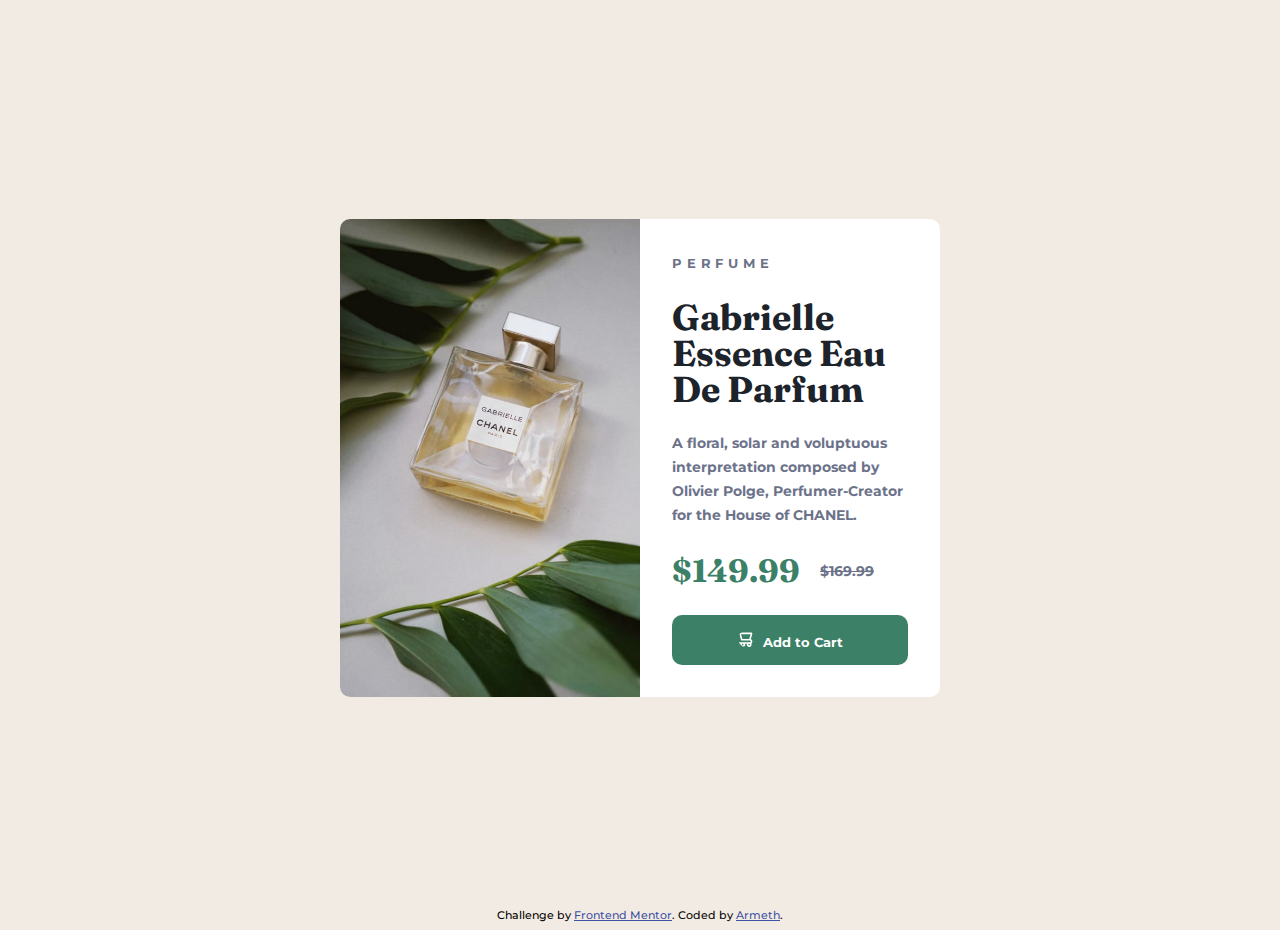
<file: index.html>
<!DOCTYPE html>
<html lang="en">
  <head>
    <meta charset="UTF-8" />
    <meta name="viewport" content="width=device-width, initial-scale=1.0" />
    <!-- displays site properly based on user's device -->

    <link
      rel="icon"
      type="image/png"
      sizes="32x32"
      href="./images/favicon-32x32.png"
    />
    <link rel="stylesheet" href="styles.css" />
    <link rel="preconnect" href="https://fonts.googleapis.com" />
    <link rel="preconnect" href="https://fonts.gstatic.com" crossorigin />
    <link
      href="https://fonts.googleapis.com/css2?family=Fraunces:opsz@9..144&family=Montserrat&display=swap"
      rel="stylesheet"
    />

    <title>Frontend Mentor | Product preview card component</title>
  </head>
  <body>
    <main>
      <section>
        <img
          srcset="
            images/image-product-desktop.jpg 600w,
            images/image-product-mobile.jpg  686w
          "
          alt="perfume bottle with foilage"
          sizes="(max-width: 600px) 686px, 300px"
        />
        <div class="textcontent">
          <span class="category">Perfume</span>
          <h1>Gabrielle Essence Eau De Parfum</h1>
          <p>
            A floral, solar and voluptuous interpretation composed by Olivier
            Polge, Perfumer-Creator for the House of CHANEL.
          </p>
          <div class="prices">
            <span class="sale">$149.99</span>
            <span class="regular">$169.99</span>
          </div>
          <div class="buttondiv">
            <button class="cartify">
              <span class="carticon"><img src="images/icon-cart.svg"></img></span>Add to
              Cart
            </button>
          </div>
        </div>
      </section>
    </main>
    <div class="attribution">
      Challenge by
      <a href="https://www.frontendmentor.io?ref=challenge" target="_blank"
        >Frontend Mentor</a
      >. Coded by <a href="#">Armeth</a>.
    </div>
  </body>
</html>
</file>
<file: styles.css>
:root {
  --DarkCyan: hsl(158, 36%, 37%);
  --Cream: hsl(30, 38%, 92%);
  --VeryDarkBlue: hsl(212, 21%, 14%);
  --DarkGrayishBlue: hsl(228, 12%, 48%);
  --White: hsl(0, 0%, 100%);
}

body {
  background-color: var(--Cream);
  place-items: center;
  min-height: 100vh;
  font-family: "Montserrat", sans-serif;
  font-weight: 500;
}

img {
  object-fit: cover;
  border-top-left-radius: 10px;
  border-bottom-left-radius: 10px;
}

h1 {
  font-family: "Fraunces", sans-serif;
  color: var(--VeryDarkBlue);
  font-size: 2.25rem;
  line-height: 1em;
  font-weight: 700;
}

main {
  display: flex;
  align-items: center;
  justify-content: center;
  min-height: 100vh;
}

section {
  box-sizing: border-box;
  background-color: var(--White);
  display: flex;
  flex-direction: row;
  border-radius: 10px;
  width: 600px;
}

.category {
  font-weight: 700;
  font-size: small;
  text-transform: uppercase;
  letter-spacing: 0.3rem;
  color: var(--DarkGrayishBlue);
}

.textcontent {
  margin: 2rem;
  color: var(--DarkGrayishBlue);
  font-weight: 700;
  font-size: 14px;
  line-height: 1.5rem;
}

.prices {
  display: flex;
  flex-direction: row;
  margin-top: 2rem;
}

.sale {
  color: var(--DarkCyan);
  font-size: xx-large;
  font-family: "Fraunces", sans-serif;
  margin-right: 1.25rem;
}

.regular {
  text-decoration: line-through;
}

.buttondiv {
  display: flex;
  justify-content: center;
  margin-top: 2rem;
}

.cartify {
  background-color: var(--DarkCyan);
  color: var(--White);
  font-family: "Montserrat", sans-serif;
  font-weight: 700;
  border-radius: 10px;
  border-style: none;
  height: 50px;
  width: 100%;
}

.carticon {
  margin-right: 10px;
}

.cartify:hover {
  background-color: var(--VeryDarkBlue);
  cursor: pointer;
}

.attribution {
  font-size: 11px;
  text-align: center;
}

.attribution a {
  color: hsl(228, 45%, 44%);
}

@media only screen and (max-width: 600px) {
  section {
    flex-direction: column;
    width: 375px;
  }

  img {
    border-top-right-radius: 10px;
    border-bottom-left-radius: 0;
  }
}
</file>
